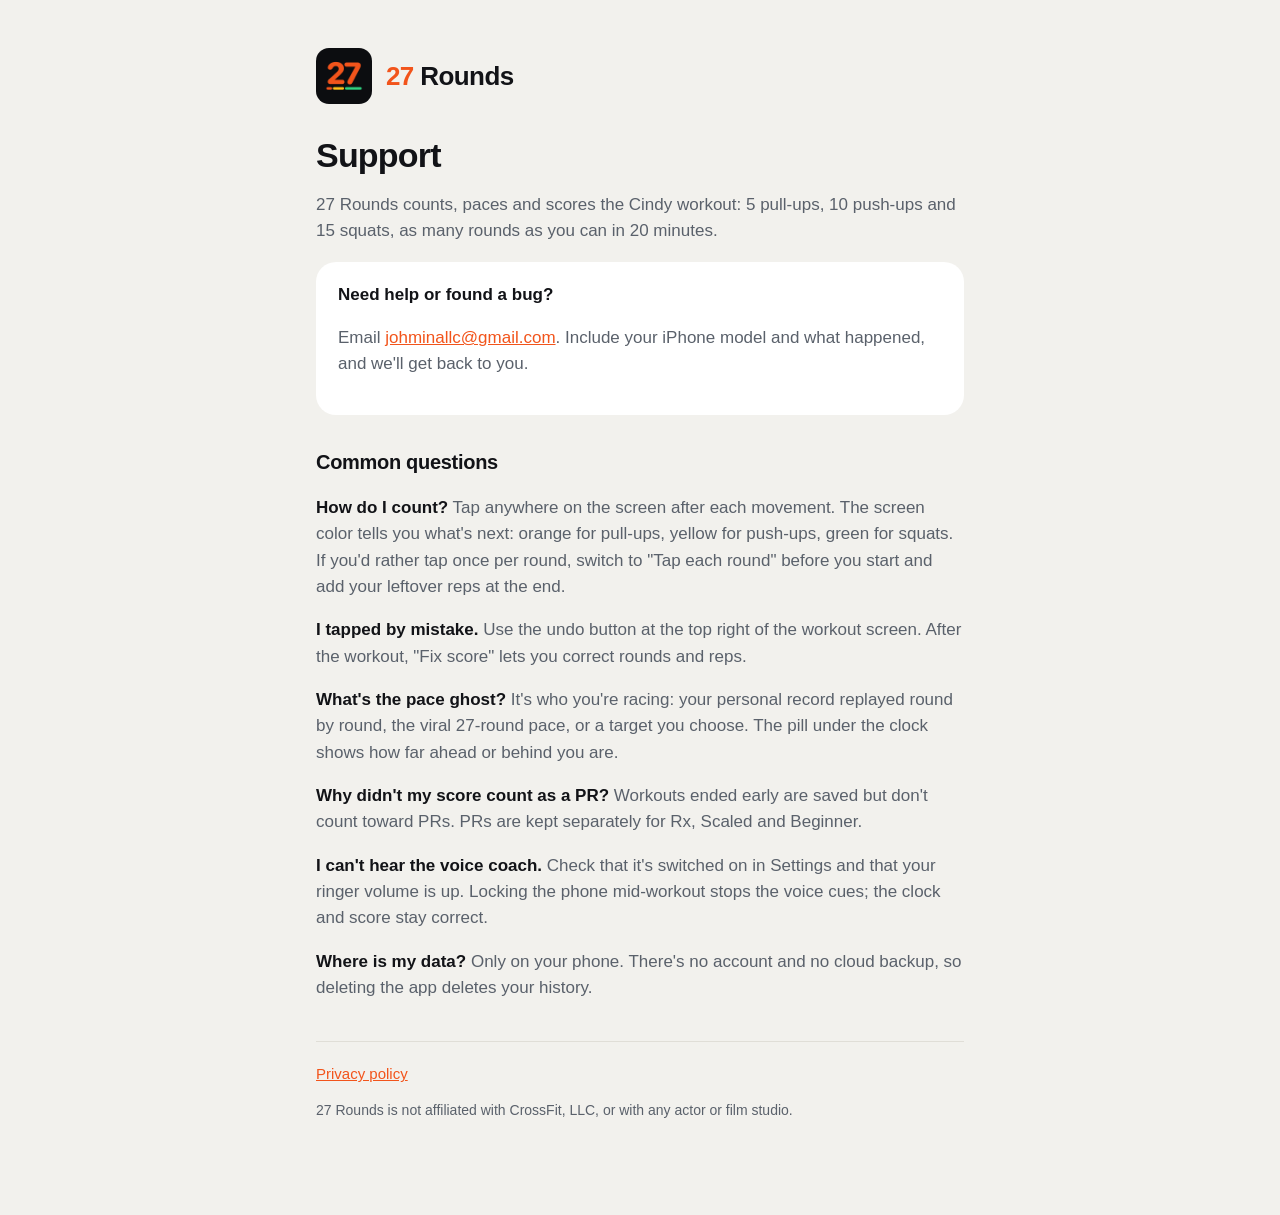
<file: index.html>
<!doctype html>
<html lang="en"><head><meta charset="utf-8"><meta name="viewport" content="width=device-width, initial-scale=1">
<title>27 Rounds Support</title><meta name="description" content="Support for 27 Rounds, the Cindy AMRAP timer.">
<link rel="icon" href="icon.png"><link rel="stylesheet" href="style.css"></head>
<body><main>
<header><img src="icon.png" alt=""><div class="brand"><b>27</b> Rounds</div></header>
<h1>Support</h1>
<p>27 Rounds counts, paces and scores the Cindy workout: 5 pull-ups, 10 push-ups and 15 squats, as many rounds as you can in 20 minutes.</p>

<div class="card">
<strong>Need help or found a bug?</strong>
<p>Email <a href="mailto:johminallc@gmail.com?subject=27%20Rounds%20support">johminallc@gmail.com</a>. Include your iPhone model and what happened, and we'll get back to you.</p>
</div>

<h2>Common questions</h2>
<p><strong>How do I count?</strong> Tap anywhere on the screen after each movement. The screen color tells you what's next: orange for pull-ups, yellow for push-ups, green for squats. If you'd rather tap once per round, switch to "Tap each round" before you start and add your leftover reps at the end.</p>
<p><strong>I tapped by mistake.</strong> Use the undo button at the top right of the workout screen. After the workout, "Fix score" lets you correct rounds and reps.</p>
<p><strong>What's the pace ghost?</strong> It's who you're racing: your personal record replayed round by round, the viral 27-round pace, or a target you choose. The pill under the clock shows how far ahead or behind you are.</p>
<p><strong>Why didn't my score count as a PR?</strong> Workouts ended early are saved but don't count toward PRs. PRs are kept separately for Rx, Scaled and Beginner.</p>
<p><strong>I can't hear the voice coach.</strong> Check that it's switched on in Settings and that your ringer volume is up. Locking the phone mid-workout stops the voice cues; the clock and score stay correct.</p>
<p><strong>Where is my data?</strong> Only on your phone. There's no account and no cloud backup, so deleting the app deletes your history.</p>

<nav><a href="privacy.html">Privacy policy</a></nav>
<p class="muted">27 Rounds is not affiliated with CrossFit, LLC, or with any actor or film studio.</p>
</main></body></html>
</file>
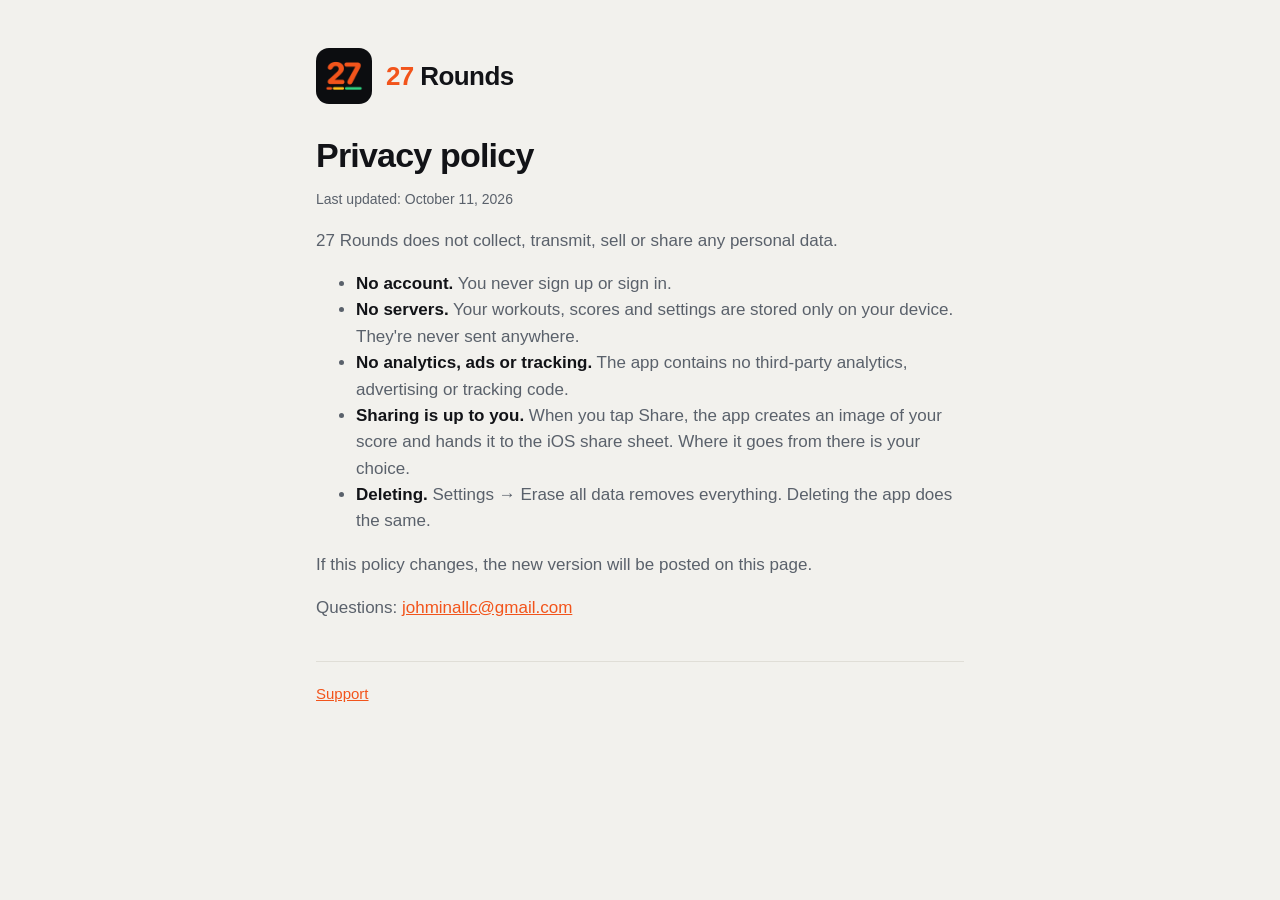
<file: privacy.html>
<!doctype html>
<html lang="en"><head><meta charset="utf-8"><meta name="viewport" content="width=device-width, initial-scale=1">
<title>27 Rounds Privacy</title><meta name="description" content="Privacy policy for 27 Rounds.">
<link rel="icon" href="icon.png"><link rel="stylesheet" href="style.css"></head>
<body><main>
<header><img src="icon.png" alt=""><div class="brand"><b>27</b> Rounds</div></header>
<h1>Privacy policy</h1>
<p class="muted">Last updated: October 11, 2026</p>
<p>27 Rounds does not collect, transmit, sell or share any personal data.</p>
<ul>
<li><strong>No account.</strong> You never sign up or sign in.</li>
<li><strong>No servers.</strong> Your workouts, scores and settings are stored only on your device. They're never sent anywhere.</li>
<li><strong>No analytics, ads or tracking.</strong> The app contains no third-party analytics, advertising or tracking code.</li>
<li><strong>Sharing is up to you.</strong> When you tap Share, the app creates an image of your score and hands it to the iOS share sheet. Where it goes from there is your choice.</li>
<li><strong>Deleting.</strong> Settings → Erase all data removes everything. Deleting the app does the same.</li>
</ul>
<p>If this policy changes, the new version will be posted on this page.</p>
<p>Questions: <a href="mailto:johminallc@gmail.com">johminallc@gmail.com</a></p>
<nav><a href="index.html">Support</a></nav>
</main></body></html>
</file>
<file: style.css>
:root { --bg:#F2F1ED; --card:#fff; --ink:#121317; --steel:#5A616B; --line:#E0DED7; --accent:#F2541B; }
@media (prefers-color-scheme: dark) { :root { --bg:#0C0D10; --card:#17191E; --ink:#F2F1ED; --steel:#A0A7B1; --line:#272A31; --accent:#FF6A2E; } }
* { box-sizing: border-box; }
body { margin:0; background:var(--bg); color:var(--ink); font:17px/1.55 -apple-system, BlinkMacSystemFont, "SF Pro Text", "Segoe UI", Roboto, sans-serif; }
main { max-width: 680px; margin: 0 auto; padding: 48px 16px 80px; }
header { display:flex; align-items:center; gap:14px; margin-bottom:32px; }
header img { width:56px; height:56px; border-radius:13px; }
.brand { font-weight:800; font-size:26px; letter-spacing:-.6px; }
.brand b { color:var(--accent); font-family: ui-rounded, -apple-system, sans-serif; }
h1 { font-size:34px; letter-spacing:-.8px; line-height:1.15; margin:0 0 8px; }
h2 { font-size:20px; letter-spacing:-.3px; margin:32px 0 8px; }
p, li { color:var(--steel); }
strong { color:var(--ink); }
.card { background:var(--card); border-radius:20px; padding:20px 22px; margin:16px 0; }
a { color:var(--accent); }
nav { margin-top:40px; padding-top:20px; border-top:1px solid var(--line); font-size:15px; color:var(--steel); }
nav a { margin-right:16px; }
.muted { font-size:14px; }
</file>
